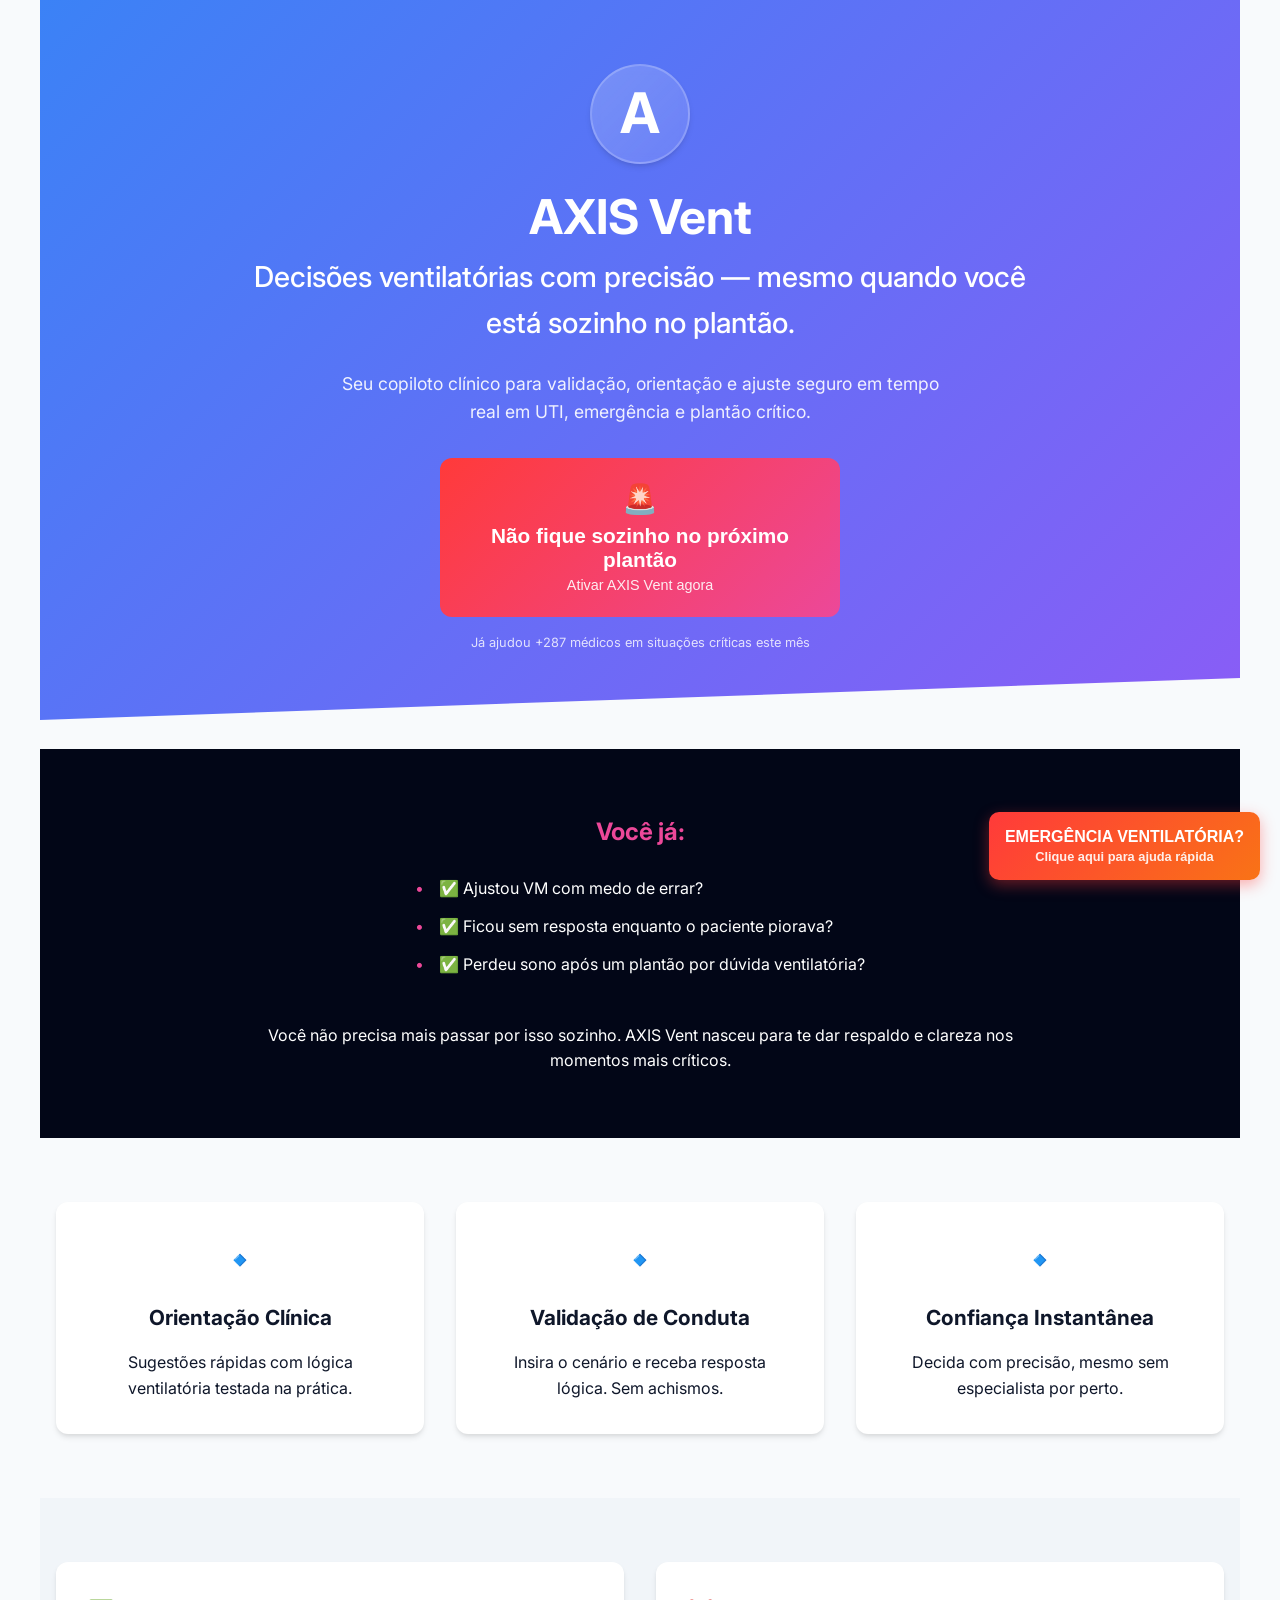
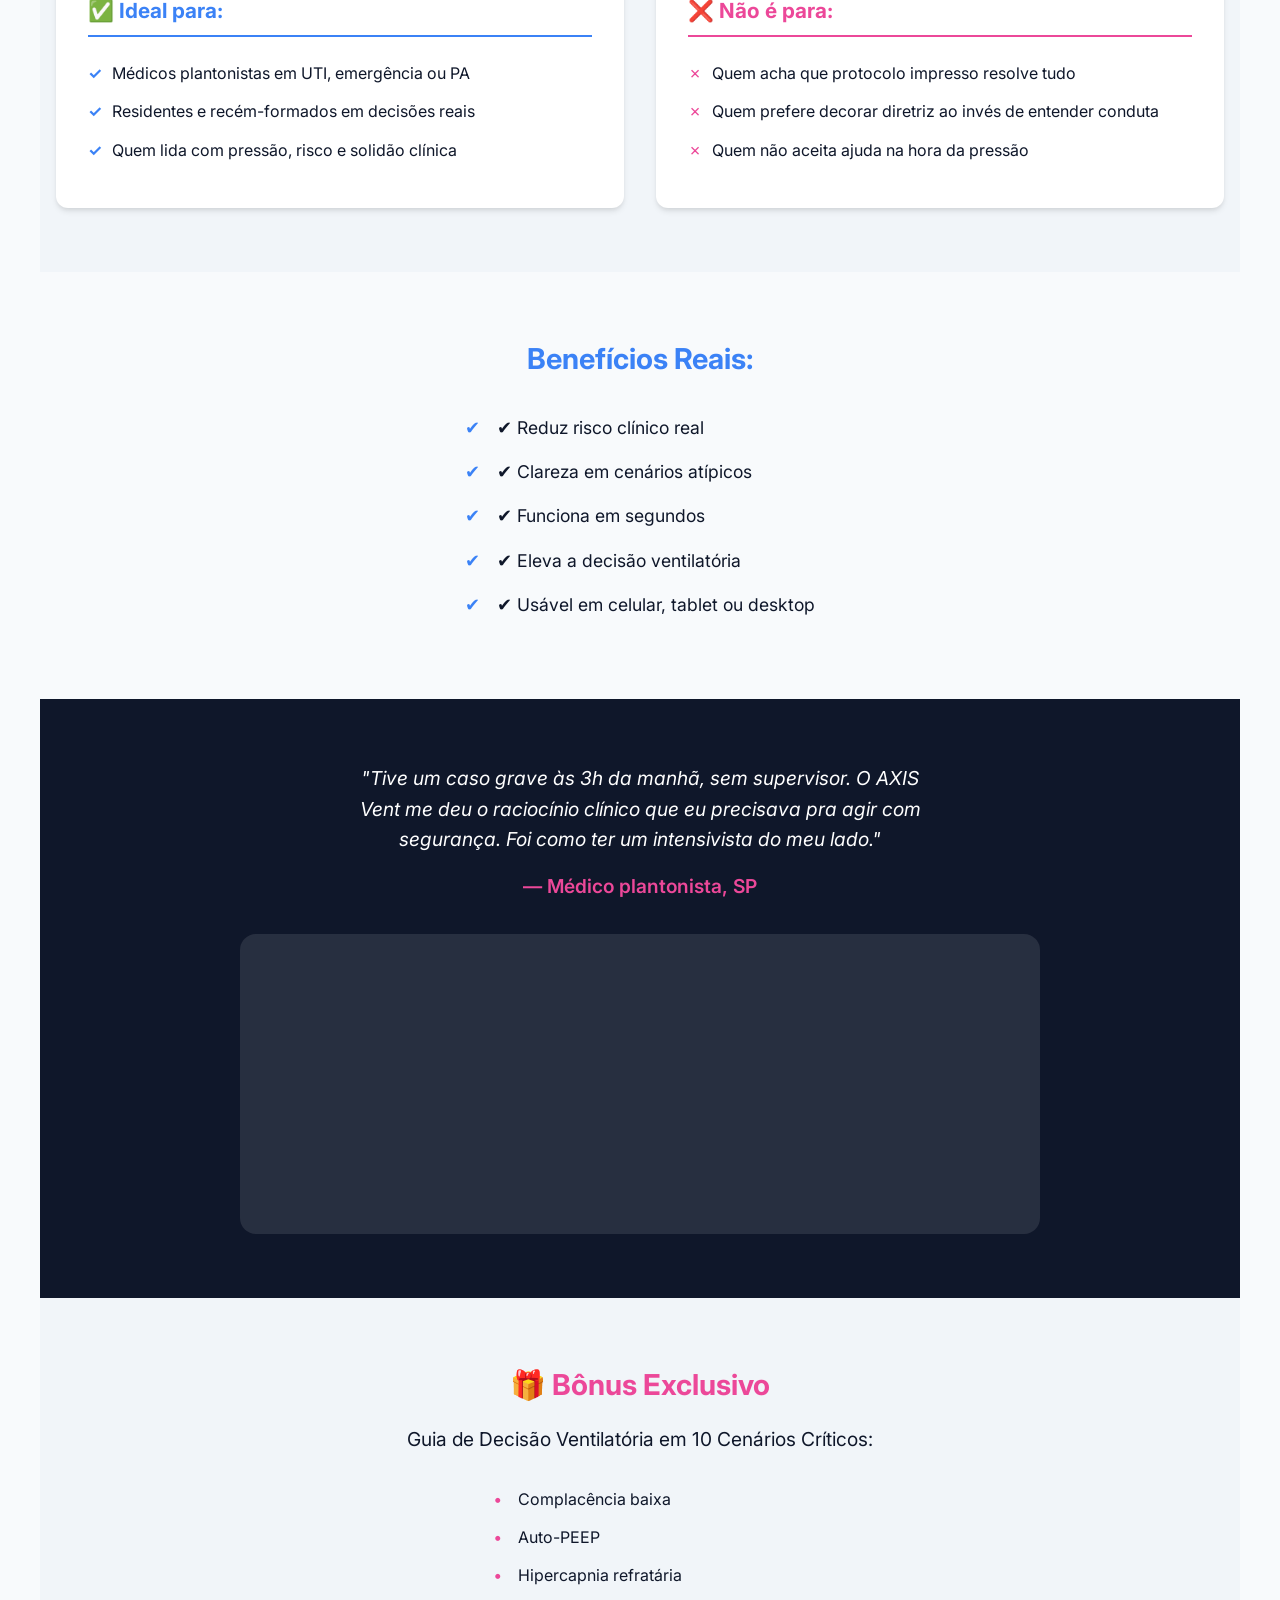
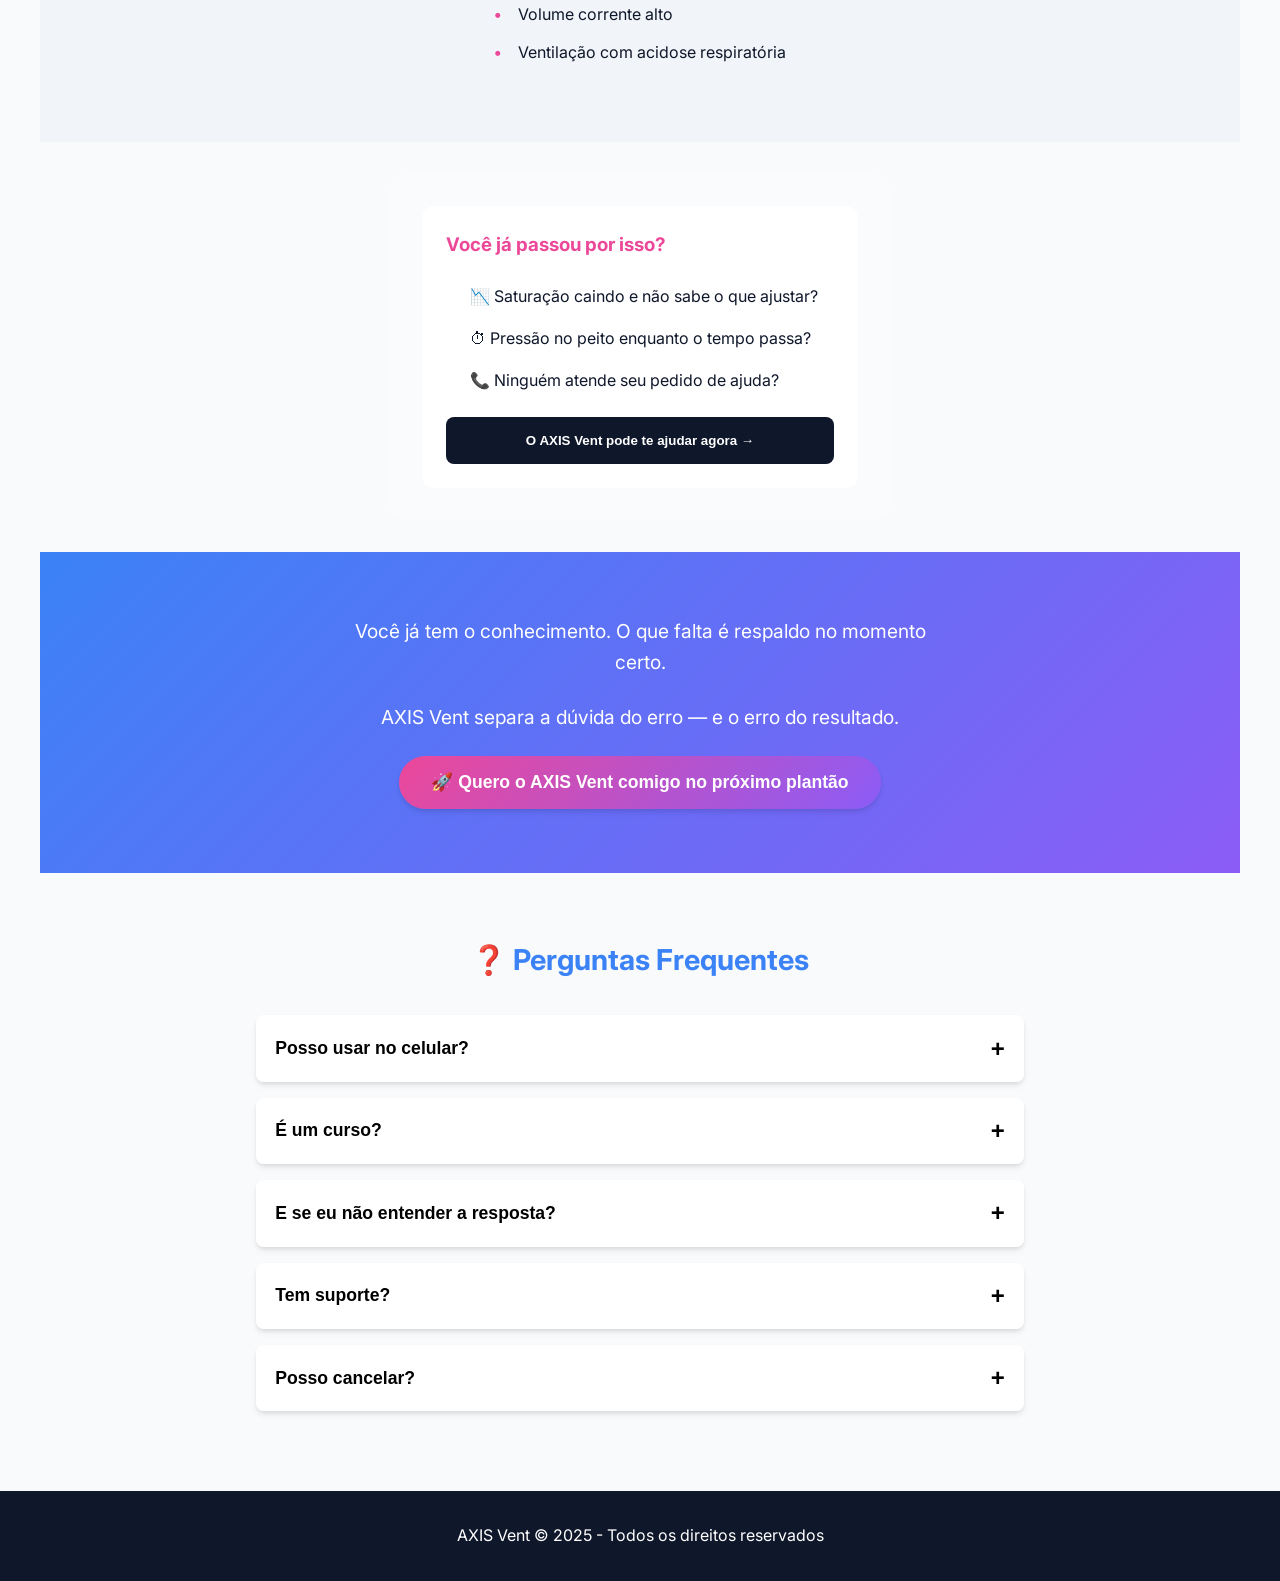
<file: index.html>
<!DOCTYPE html>
<html lang="pt-BR">
<head>
  <meta charset="UTF-8">
  <meta name="viewport" content="width=device-width, initial-scale=1.0">
  <title>AXIS Vent - Decisão Ventilatória Inteligente</title>
  <link rel="preconnect" href="https://fonts.googleapis.com">
  <link rel="preconnect" href="https://fonts.gstatic.com" crossorigin>
  <link href="https://fonts.googleapis.com/css2?family=Inter:wght@400;500;600;700&display=swap" rel="stylesheet">
  <link rel="stylesheet" href="style.css">
</head>
<body>

  <!-- Hero Section -->
  <section class="hero">
    <div class="logo">A</div>
    <h1>AXIS Vent</h1>
    <h2>Decisões ventilatórias com precisão — mesmo quando você está sozinho no plantão.</h2>
    <p class="hero-subtitle">Seu copiloto clínico para validação, orientação e ajuste seguro em tempo real em UTI, emergência e plantão crítico.</p>
    
    <div class="cta-hero">
      <button class="cta-pulse" id="main-cta">
        <span class="emoji">🚨</span>
        <span class="text">Não fique sozinho no próximo plantão</span>
        <span class="subtext">Ativar AXIS Vent agora</span>
      </button>
      <p class="cta-note">Já ajudou +287 médicos em situações críticas este mês</p>
    </div>
  </section>

  <!-- Pain Points Section -->
  <section class="pain-points">
    <div class="container">
      <h3>Você já:</h3>
      <ul>
        <li>✅ Ajustou VM com medo de errar?</li>
        <li>✅ Ficou sem resposta enquanto o paciente piorava?</li>
        <li>✅ Perdeu sono após um plantão por dúvida ventilatória?</li>
      </ul>
      <p>Você não precisa mais passar por isso sozinho. AXIS Vent nasceu para te dar respaldo e clareza nos momentos mais críticos.</p>
    </div>
  </section>

  <!-- Features -->
  <section class="features">
    <div class="feature-card">
      <div class="feature-icon">🔹</div>
      <h4>Orientação Clínica</h4>
      <p>Sugestões rápidas com lógica ventilatória testada na prática.</p>
    </div>
    <div class="feature-card">
      <div class="feature-icon">🔹</div>
      <h4>Validação de Conduta</h4>
      <p>Insira o cenário e receba resposta lógica. Sem achismos.</p>
    </div>
    <div class="feature-card">
      <div class="feature-icon">🔹</div>
      <h4>Confiança Instantânea</h4>
      <p>Decida com precisão, mesmo sem especialista por perto.</p>
    </div>
  </section>

  <!-- Target Audience -->
  <section class="audience">
    <div class="audience-for">
      <h3>✅ Ideal para:</h3>
      <ul>
        <li>Médicos plantonistas em UTI, emergência ou PA</li>
        <li>Residentes e recém-formados em decisões reais</li>
        <li>Quem lida com pressão, risco e solidão clínica</li>
      </ul>
    </div>
    <div class="audience-not">
      <h3>❌ Não é para:</h3>
      <ul>
        <li>Quem acha que protocolo impresso resolve tudo</li>
        <li>Quem prefere decorar diretriz ao invés de entender conduta</li>
        <li>Quem não aceita ajuda na hora da pressão</li>
      </ul>
    </div>
  </section>

  <!-- Benefits -->
  <section class="benefits">
    <h3>Benefícios Reais:</h3>
    <ul>
      <li>✔ Reduz risco clínico real</li>
      <li>✔ Clareza em cenários atípicos</li>
      <li>✔ Funciona em segundos</li>
      <li>✔ Eleva a decisão ventilatória</li>
      <li>✔ Usável em celular, tablet ou desktop</li>
    </ul>
  </section>

  <!-- Testimonial -->
  <section class="testimonial">
    <blockquote>
      "Tive um caso grave às 3h da manhã, sem supervisor. O AXIS Vent me deu o raciocínio clínico que eu precisava pra agir com segurança. Foi como ter um intensivista do meu lado."
      <cite>— Médico plantonista, SP</cite>
    </blockquote>
    <div class="video-placeholder"></div>
  </section>

  <!-- Bonus -->
  <section class="bonus">
    <h3>🎁 Bônus Exclusivo</h3>
    <p>Guia de Decisão Ventilatória em 10 Cenários Críticos:</p>
    <ul>
      <li>Complacência baixa</li>
      <li>Auto-PEEP</li>
      <li>Hipercapnia refratária</li>
      <li>Volume corrente alto</li>
      <li>Ventilação com acidose respiratória</li>
    </ul>
  </section>

  <!-- Urgency Cards -->
  <section class="urgency-cards">
    <div class="urgency-card">
      <h3>Você já passou por isso?</h3>
      <ul>
        <li>📉 Saturação caindo e não sabe o que ajustar?</li>
        <li>⏱ Pressão no peito enquanto o tempo passa?</li>
        <li>📞 Ninguém atende seu pedido de ajuda?</li>
      </ul>
      <button class="cta-secondary">O AXIS Vent pode te ajudar agora →</button>
    </div>
  </section>

  <!-- Final CTA -->
  <section class="final-cta">
    <p>Você já tem o conhecimento. O que falta é respaldo no momento certo.</p>
    <p>AXIS Vent separa a dúvida do erro — e o erro do resultado.</p>
    <button class="cta-primary">🚀 Quero o AXIS Vent comigo no próximo plantão</button>
  </section>

  <!-- FAQ -->
  <section class="faq">
    <h3>❓ Perguntas Frequentes</h3>
    <div class="faq-item">
      <button class="faq-question">Posso usar no celular?</button>
      <div class="faq-answer"><p>Sim. O sistema é rápido e compatível com mobile.</p></div>
    </div>
    <div class="faq-item">
      <button class="faq-question">É um curso?</button>
      <div class="faq-answer"><p>Não. É uma ferramenta de apoio à decisão.</p></div>
    </div>
    <div class="faq-item">
      <button class="faq-question">E se eu não entender a resposta?</button>
      <div class="faq-answer"><p>O AXIS Vent fala sua língua, de forma aplicável.</p></div>
    </div>
    <div class="faq-item">
      <button class="faq-question">Tem suporte?</button>
      <div class="faq-answer"><p>Sim, suporte técnico e orientações clínicas adicionais.</p></div>
    </div>
    <div class="faq-item">
      <button class="faq-question">Posso cancelar?</button>
      <div class="faq-answer"><p>Sim, plano mensal sem fidelidade.</p></div>
    </div>
  </section>

  <!-- Footer -->
  <footer>
    <p>AXIS Vent © 2025 - Todos os direitos reservados</p>
  </footer>

  <!-- Floating CTA -->
  <button class="cta-float cta-emergency">
    <span>EMERGÊNCIA VENTILATÓRIA?</span>
    <span>Clique aqui para ajuda rápida</span>
  </button>

  <!-- Popup Container -->
  <div id="popup-container" class="popup-hidden">
    <div class="popup-content">
      <button id="close-popup" class="popup-close">×</button>
      <h3>Ativar AXIS Vent</h3>
      <p>Preencha para acessar imediatamente:</p>
      <form id="signup-form">
        <input type="text" placeholder="Nome completo" required>
        <input type="email" placeholder="E-mail profissional" required>
        <input type="tel" placeholder="WhatsApp (com DDD)" required>
        <button type="submit" class="cta-primary">Acessar Agora</button>
      </form>
      <p class="popup-note">Plano mensal, sem fidelidade. Cancele quando quiser.</p>
    </div>
  </div>

  <!-- Curious Popup -->
  <div id="curious-popup" class="curious-hidden">
    <div class="curious-content">
      <button id="close-curious" class="curious-close">×</button>
      <p>Curioso? 😊</p>
      <p>Aguarde o projeto final!</p>
      <div class="smiley">😉</div>
    </div>
  </div>

  <script src="popup.js"></script>
</body>
</html>
</file>
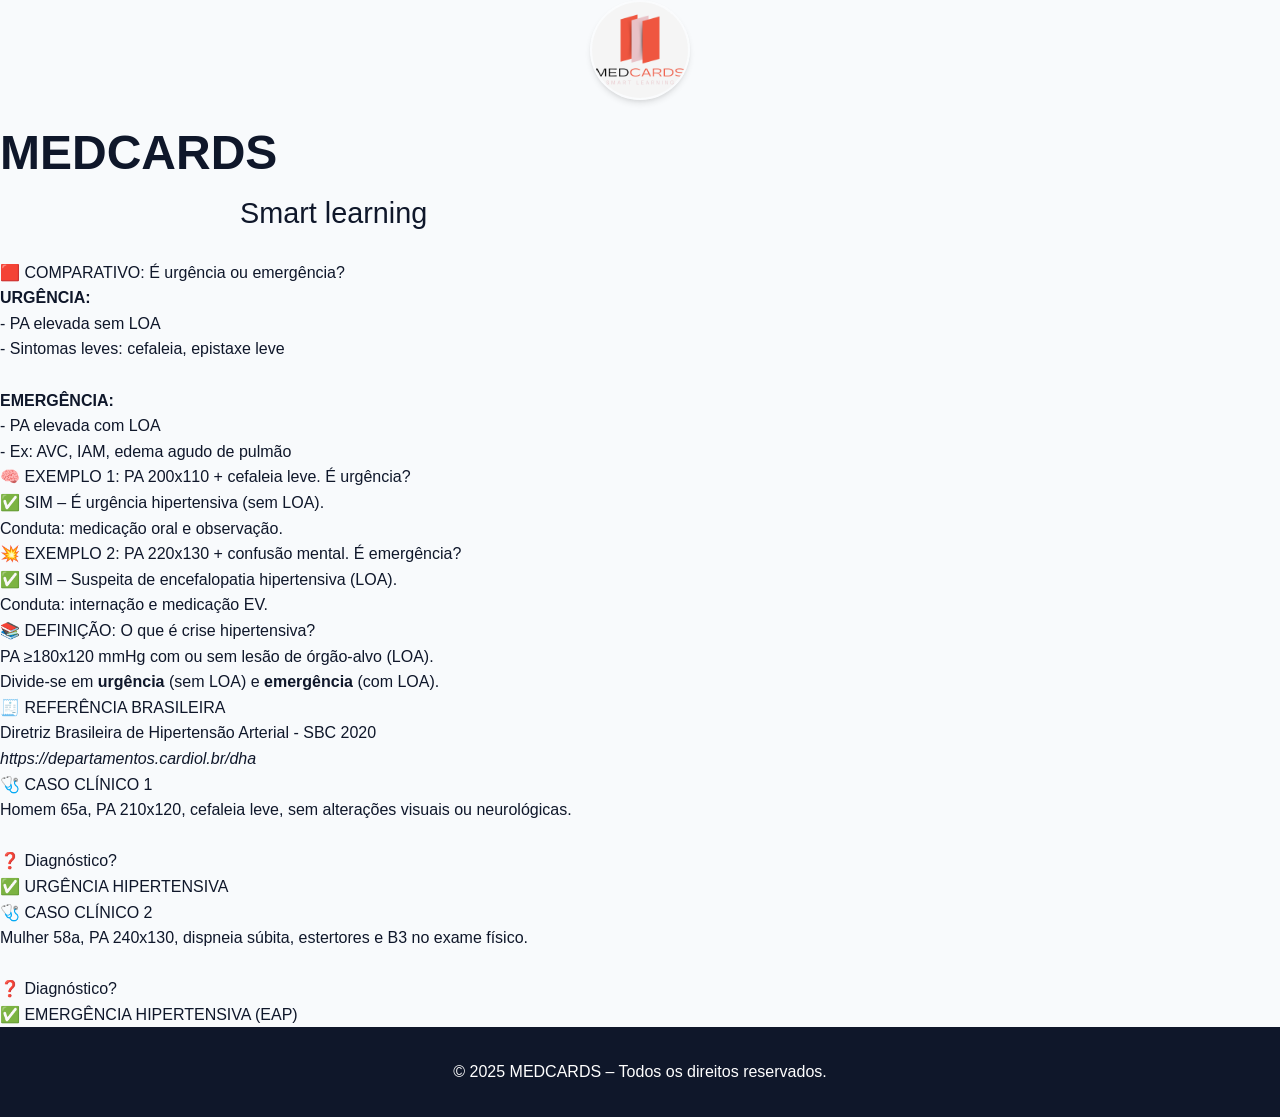
<file: index1.html>
<!DOCTYPE html>
<html lang="pt-br">
<head>
  <meta charset="UTF-8" />
  <meta name="viewport" content="width=device-width, initial-scale=1.0"/>
  <title>MEDCARDS – Hipertensão</title>
  <link rel="stylesheet" href="style.css" />
</head>
<body>
  <header>
    <div class="header-left">
      <img src="logo.png" alt="Logo do MedCards" class="logo" />
      <div class="title-group">
        <h1><span class="med">MED</span><span class="cards">CARDS</span></h1>
        <h2>Smart learning</h2>
      </div>
    </div>
  </header>

  <main id="cards-container">
    <!-- Os cards serão inseridos aqui pelo JS -->
  </main>

  <footer>
    © 2025 MEDCARDS – Todos os direitos reservados.
  </footer>

  <script src="script.js"></script>
</body>
</html>
</file>
<file: style.css>
/* =======================
   AXIS Vent Premium - style.css
   Design otimizado para conversão
   ======================= */

:root {
  --primary: #3B82F6;
  --primary-dark: #2563EB;
  --secondary: #8B5CF6;
  --accent: #EC4899;
  --dark: #0F172A;
  --darker: #020617;
  --light: #F1F5F9;
  --lighter: #F8FAFC;
  --shadow: 0 4px 6px -1px rgba(0,0,0,0.1), 0 2px 4px -1px rgba(0,0,0,0.06);
  --shadow-hover: 0 20px 25px -5px rgba(0,0,0,0.1), 0 10px 10px -5px rgba(0,0,0,0.04);
  --transition: all 0.2s ease;
}

/* Reset e Base */
* {
  margin: 0;
  padding: 0;
  box-sizing: border-box;
}

body {
  font-family: 'Inter', -apple-system, BlinkMacSystemFont, sans-serif;
  color: var(--dark);
  background-color: var(--lighter);
  line-height: 1.6;
}

/* Layout Sections */
section {
  padding: 3rem 1rem;
  max-width: 1200px;
  margin: 0 auto;
}

.container {
  max-width: 800px;
  margin: 0 auto;
}

/* Hero Section */
.hero {
  text-align: center;
  padding: 4rem 1rem;
  background: linear-gradient(135deg, var(--primary), var(--secondary));
  color: white;
  position: relative;
  overflow: hidden;
}

.hero::after {
  content: '';
  position: absolute;
  bottom: -50px;
  left: 0;
  right: 0;
  height: 100px;
  background: var(--lighter);
  transform: skewY(-2deg);
  z-index: 1;
}

.logo {
  width: 100px;
  height: 100px;
  display: flex;
  align-items: center;
  justify-content: center;
  font-size: 3.5rem;
  font-weight: 700;
  color: white;
  background: linear-gradient(135deg, rgba(255,255,255,0.2), rgba(255,255,255,0.1));
  border-radius: 50%;
  margin: 0 auto 1.5rem;
  box-shadow: var(--shadow);
  backdrop-filter: blur(5px);
  border: 2px solid rgba(255,255,255,0.2);
}

h1 {
  font-size: clamp(2rem, 5vw, 3rem);
  margin: 0.5rem 0;
  font-weight: 700;
  line-height: 1.2;
}

h2 {
  font-size: clamp(1.2rem, 3vw, 1.8rem);
  font-weight: 500;
  margin-bottom: 1.5rem;
  max-width: 800px;
  margin-left: auto;
  margin-right: auto;
}

.hero-subtitle {
  font-size: 1.1rem;
  max-width: 600px;
  margin: 0 auto 2rem;
  opacity: 0.9;
}

/* CTA Hero */
.cta-hero {
  margin: 2rem auto;
  max-width: 400px;
}

.cta-pulse {
  background: linear-gradient(135deg, #ff3a3a, #ec4899);
  border: none;
  border-radius: 12px;
  padding: 1.5rem 2rem;
  color: white;
  font-weight: 700;
  font-size: 1.2rem;
  cursor: pointer;
  box-shadow: 0 0 0 0 rgba(255, 58, 58, 0.7);
  animation: pulse 2s infinite;
  display: flex;
  flex-direction: column;
  align-items: center;
  transition: all 0.3s ease;
  width: 100%;
}

@keyframes pulse {
  0% { box-shadow: 0 0 0 0 rgba(255, 58, 58, 0.7); }
  70% { box-shadow: 0 0 0 15px rgba(255, 58, 58, 0); }
  100% { box-shadow: 0 0 0 0 rgba(255, 58, 58, 0); }
}

.cta-pulse .emoji {
  font-size: 1.8rem;
  margin-bottom: 0.5rem;
}

.cta-pulse .text {
  font-size: 1.3rem;
  margin-bottom: 0.3rem;
}

.cta-pulse .subtext {
  font-size: 0.9rem;
  opacity: 0.9;
  font-weight: 500;
}

.cta-note {
  font-size: 0.8rem;
  margin-top: 1rem;
  color: white;
  opacity: 0.8;
  text-align: center;
}

/* Pain Points Section */
.pain-points {
  background: var(--darker);
  color: white;
  padding: 4rem 1rem;
  text-align: center;
  position: relative;
  z-index: 2;
}

.pain-points h3 {
  font-size: 1.5rem;
  margin-bottom: 1.5rem;
  color: var(--accent);
}

.pain-points ul {
  list-style: none;
  max-width: 600px;
  margin: 0 auto 2rem;
  text-align: left;
  display: inline-block;
}

.pain-points li {
  margin-bottom: 0.8rem;
  position: relative;
  padding-left: 1.5rem;
}

.pain-points li::before {
  content: '•';
  position: absolute;
  left: 0;
  color: var(--accent);
}

/* Features Section */
.features {
  display: grid;
  grid-template-columns: repeat(auto-fit, minmax(300px, 1fr));
  gap: 2rem;
  padding: 4rem 1rem;
}

.feature-card {
  background: white;
  border-radius: 12px;
  padding: 2rem;
  box-shadow: var(--shadow);
  transition: var(--transition);
  text-align: center;
}

.feature-card:hover {
  transform: translateY(-5px);
  box-shadow: var(--shadow-hover);
}

.feature-icon {
  font-size: 2rem;
  margin-bottom: 1rem;
  color: var(--primary);
}

.feature-card h4 {
  font-size: 1.3rem;
  margin-bottom: 1rem;
  color: var(--dark);
}

/* Audience Section */
.audience {
  display: grid;
  grid-template-columns: repeat(auto-fit, minmax(300px, 1fr));
  gap: 2rem;
  padding: 4rem 1rem;
  background: var(--light);
}

.audience-for, .audience-not {
  background: white;
  border-radius: 12px;
  padding: 2rem;
  box-shadow: var(--shadow);
}

.audience h3 {
  font-size: 1.3rem;
  margin-bottom: 1.5rem;
  padding-bottom: 0.5rem;
  border-bottom: 2px solid;
}

.audience-for h3 {
  color: var(--primary);
  border-color: var(--primary);
}

.audience-not h3 {
  color: var(--accent);
  border-color: var(--accent);
}

.audience ul {
  list-style: none;
}

.audience li {
  margin-bottom: 0.8rem;
  position: relative;
  padding-left: 1.5rem;
}

.audience-for li::before {
  content: '✓';
  position: absolute;
  left: 0;
  color: var(--primary);
  font-weight: bold;
}

.audience-not li::before {
  content: '✗';
  position: absolute;
  left: 0;
  color: var(--accent);
}

/* Benefits Section */
.benefits {
  text-align: center;
  padding: 4rem 1rem;
}

.benefits h3 {
  font-size: 1.8rem;
  margin-bottom: 2rem;
  color: var(--primary);
}

.benefits ul {
  list-style: none;
  max-width: 600px;
  margin: 0 auto;
  text-align: left;
  display: inline-block;
}

.benefits li {
  margin-bottom: 1rem;
  position: relative;
  padding-left: 2rem;
  font-size: 1.1rem;
}

.benefits li::before {
  content: '✔';
  position: absolute;
  left: 0;
  color: var(--primary);
}

/* Testimonial Section */
.testimonial {
  background: var(--dark);
  color: white;
  padding: 4rem 1rem;
  text-align: center;
}

.testimonial blockquote {
  max-width: 600px;
  margin: 0 auto 2rem;
  font-size: 1.2rem;
  font-style: italic;
}

.testimonial cite {
  display: block;
  margin-top: 1rem;
  font-style: normal;
  font-weight: 600;
  color: var(--accent);
}

.video-placeholder {
  height: 300px;
  background: rgba(255,255,255,0.1);
  border-radius: 16px;
  max-width: 800px;
  margin: 2rem auto 0;
}

/* Bonus Section */
.bonus {
  text-align: center;
  padding: 4rem 1rem;
  background: var(--light);
}

.bonus h3 {
  font-size: 1.8rem;
  margin-bottom: 1rem;
  color: var(--accent);
}

.bonus p {
  font-size: 1.2rem;
  margin-bottom: 2rem;
  max-width: 600px;
  margin-left: auto;
  margin-right: auto;
}

.bonus ul {
  list-style: none;
  max-width: 500px;
  margin: 0 auto;
  text-align: left;
  display: inline-block;
}

.bonus li {
  margin-bottom: 0.8rem;
  position: relative;
  padding-left: 1.5rem;
}

.bonus li::before {
  content: '•';
  position: absolute;
  left: 0;
  color: var(--accent);
  font-weight: bold;
}

/* Urgency Cards */
.urgency-cards {
  background: rgba(255,255,255,0.1);
  border-radius: 16px;
  padding: 2rem;
  margin: 2rem auto;
  max-width: 500px;
}

.urgency-card {
  background: white;
  border-radius: 12px;
  padding: 1.5rem;
  color: var(--dark);
}

.urgency-card h3 {
  color: var(--accent);
  margin-bottom: 1rem;
}

.urgency-card ul {
  list-style: none;
  margin: 1.5rem 0;
}

.urgency-card li {
  margin-bottom: 1rem;
  padding-left: 1.5rem;
  position: relative;
}

.urgency-card li::before {
  content: '';
  position: absolute;
  left: 0;
  top: 0;
  color: var(--accent);
}

.cta-secondary {
  background: var(--dark);
  color: white;
  border: none;
  border-radius: 8px;
  padding: 1rem 1.5rem;
  font-weight: 600;
  width: 100%;
  transition: all 0.3s ease;
}

.cta-secondary:hover {
  background: var(--primary);
}

/* Final CTA Section */
.final-cta {
  text-align: center;
  padding: 4rem 1rem;
  background: linear-gradient(135deg, var(--primary), var(--secondary));
  color: white;
}

.final-cta p {
  max-width: 600px;
  margin: 0 auto 1.5rem;
  font-size: 1.2rem;
}

/* FAQ Section */
.faq {
  padding: 4rem 1rem;
  max-width: 800px;
  margin: 0 auto;
}

.faq h3 {
  text-align: center;
  font-size: 1.8rem;
  margin-bottom: 2rem;
  color: var(--primary);
}

.faq-item {
  margin-bottom: 1rem;
  border-radius: 8px;
  overflow: hidden;
  box-shadow: var(--shadow);
}

.faq-question {
  width: 100%;
  padding: 1.2rem;
  text-align: left;
  background: white;
  border: none;
  font-size: 1.1rem;
  font-weight: 600;
  cursor: pointer;
  display: flex;
  justify-content: space-between;
  align-items: center;
}

.faq-question::after {
  content: '+';
  font-size: 1.5rem;
}

.faq-question.active::after {
  content: '-';
}

.faq-answer {
  padding: 0 1.2rem;
  max-height: 0;
  overflow: hidden;
  transition: max-height 0.3s ease;
  background: var(--light);
}

.faq-answer p {
  padding: 1.2rem 0;
}

/* Buttons */
button {
  cursor: pointer;
  transition: var(--transition);
}

.cta-primary {
  background: linear-gradient(135deg, var(--accent), var(--secondary));
  color: white;
  border: none;
  border-radius: 50px;
  padding: 1rem 2rem;
  font-size: 1.1rem;
  font-weight: 600;
  box-shadow: var(--shadow);
  transition: var(--transition);
}

.cta-primary:hover {
  transform: translateY(-2px);
  box-shadow: var(--shadow-hover);
  background: linear-gradient(135deg, var(--secondary), var(--accent));
}

.cta-float {
  position: fixed;
  bottom: 20px;
  right: 20px;
  background: linear-gradient(135deg, var(--accent), var(--secondary));
  color: white;
  border: none;
  border-radius: 50px;
  padding: 1rem 1.5rem;
  font-weight: 600;
  box-shadow: var(--shadow);
  z-index: 100;
  transition: var(--transition);
}

.cta-float:hover {
  transform: translateY(-2px) scale(1.05);
  box-shadow: var(--shadow-hover);
}

.cta-emergency {
  background: linear-gradient(135deg, #ff3a3a, #f97316);
  border: none;
  border-radius: 10px;
  padding: 1rem;
  font-weight: 700;
  font-size: 0.9rem;
  display: flex;
  flex-direction: column;
  align-items: center;
  text-align: center;
  box-shadow: 0 5px 15px rgba(255, 58, 58, 0.4);
  animation: shake 3s infinite;
}

@keyframes shake {
  0%, 100% { transform: translateY(0); }
  50% { transform: translateY(-5px); }
}

.cta-emergency span:first-child {
  font-size: 1rem;
  margin-bottom: 0.2rem;
}

.cta-emergency span:last-child {
  font-size: 0.8rem;
  opacity: 0.9;
}

/* Popup Styles */
.popup-hidden {
  display: none;
  position: fixed;
  top: 0;
  left: 0;
  right: 0;
  bottom: 0;
  background: rgba(0,0,0,0.7);
  z-index: 1000;
  align-items: center;
  justify-content: center;
}

.popup-content {
  background: white;
  border-radius: 12px;
  padding: 2rem;
  max-width: 500px;
  width: 90%;
  position: relative;
  animation: popupFadeIn 0.3s ease;
}

@keyframes popupFadeIn {
  from { opacity: 0; transform: translateY(20px); }
  to { opacity: 1; transform: translateY(0); }
}

.popup-close {
  position: absolute;
  top: 10px;
  right: 10px;
  background: none;
  border: none;
  font-size: 1.5rem;
  cursor: pointer;
  color: var(--dark);
}

.popup-content h3 {
  font-size: 1.5rem;
  margin-bottom: 1.5rem;
  color: var(--primary);
  text-align: center;
}

.popup-content p {
  margin-bottom: 1.5rem;
  text-align: center;
}

.popup-content form {
  display: flex;
  flex-direction: column;
  gap: 1rem;
}

.popup-content input {
  padding: 0.8rem 1rem;
  border: 1px solid #ddd;
  border-radius: 8px;
  font-size: 1rem;
}

.popup-note {
  font-size: 0.8rem;
  opacity: 0.7;
  margin-top: 1rem;
  text-align: center;
}

/* Curious Popup Styles */
.curious-hidden {
  display: none;
  position: fixed;
  top: 0;
  left: 0;
  right: 0;
  bottom: 0;
  background: rgba(0,0,0,0.7);
  z-index: 1001;
  align-items: center;
  justify-content: center;
}

.curious-content {
  background: white;
  border-radius: 12px;
  padding: 2rem;
  max-width: 300px;
  width: 90%;
  position: relative;
  text-align: center;
  animation: popupFadeIn 0.3s ease;
}

.curious-close {
  position: absolute;
  top: 10px;
  right: 10px;
  background: none;
  border: none;
  font-size: 1.5rem;
  cursor: pointer;
  color: var(--dark);
}

.curious-content p {
  font-size: 1.2rem;
  margin-bottom: 1rem;
  font-weight: 600;
}

.smiley {
  font-size: 2.5rem;
  margin: 1rem 0;
  display: inline-block;
  animation: bounce 0.5s infinite alternate;
}

@keyframes bounce {
  from { transform: translateY(0); }
  to { transform: translateY(-10px); }
}

/* Footer */
footer {
  text-align: center;
  padding: 2rem 1rem;
  background: var(--dark);
  color: white;
}

/* Responsividade */
@media (max-width: 768px) {
  .features {
    grid-template-columns: 1fr;
  }
  
  .audience {
    grid-template-columns: 1fr;
  }
  
  .hero-image, .video-placeholder {
    height: 200px;
  }
  
  section {
    padding: 2rem 1rem;
  }
}

@media (max-width: 480px) {
  .logo {
    width: 80px;
    height: 80px;
    font-size: 2.5rem;
  }
  
  .hero {
    padding: 3rem 1rem;
  }
  
  .cta-primary, .cta-float {
    padding: 0.8rem 1.5rem;
    font-size: 1rem;
  }
}
</file>
